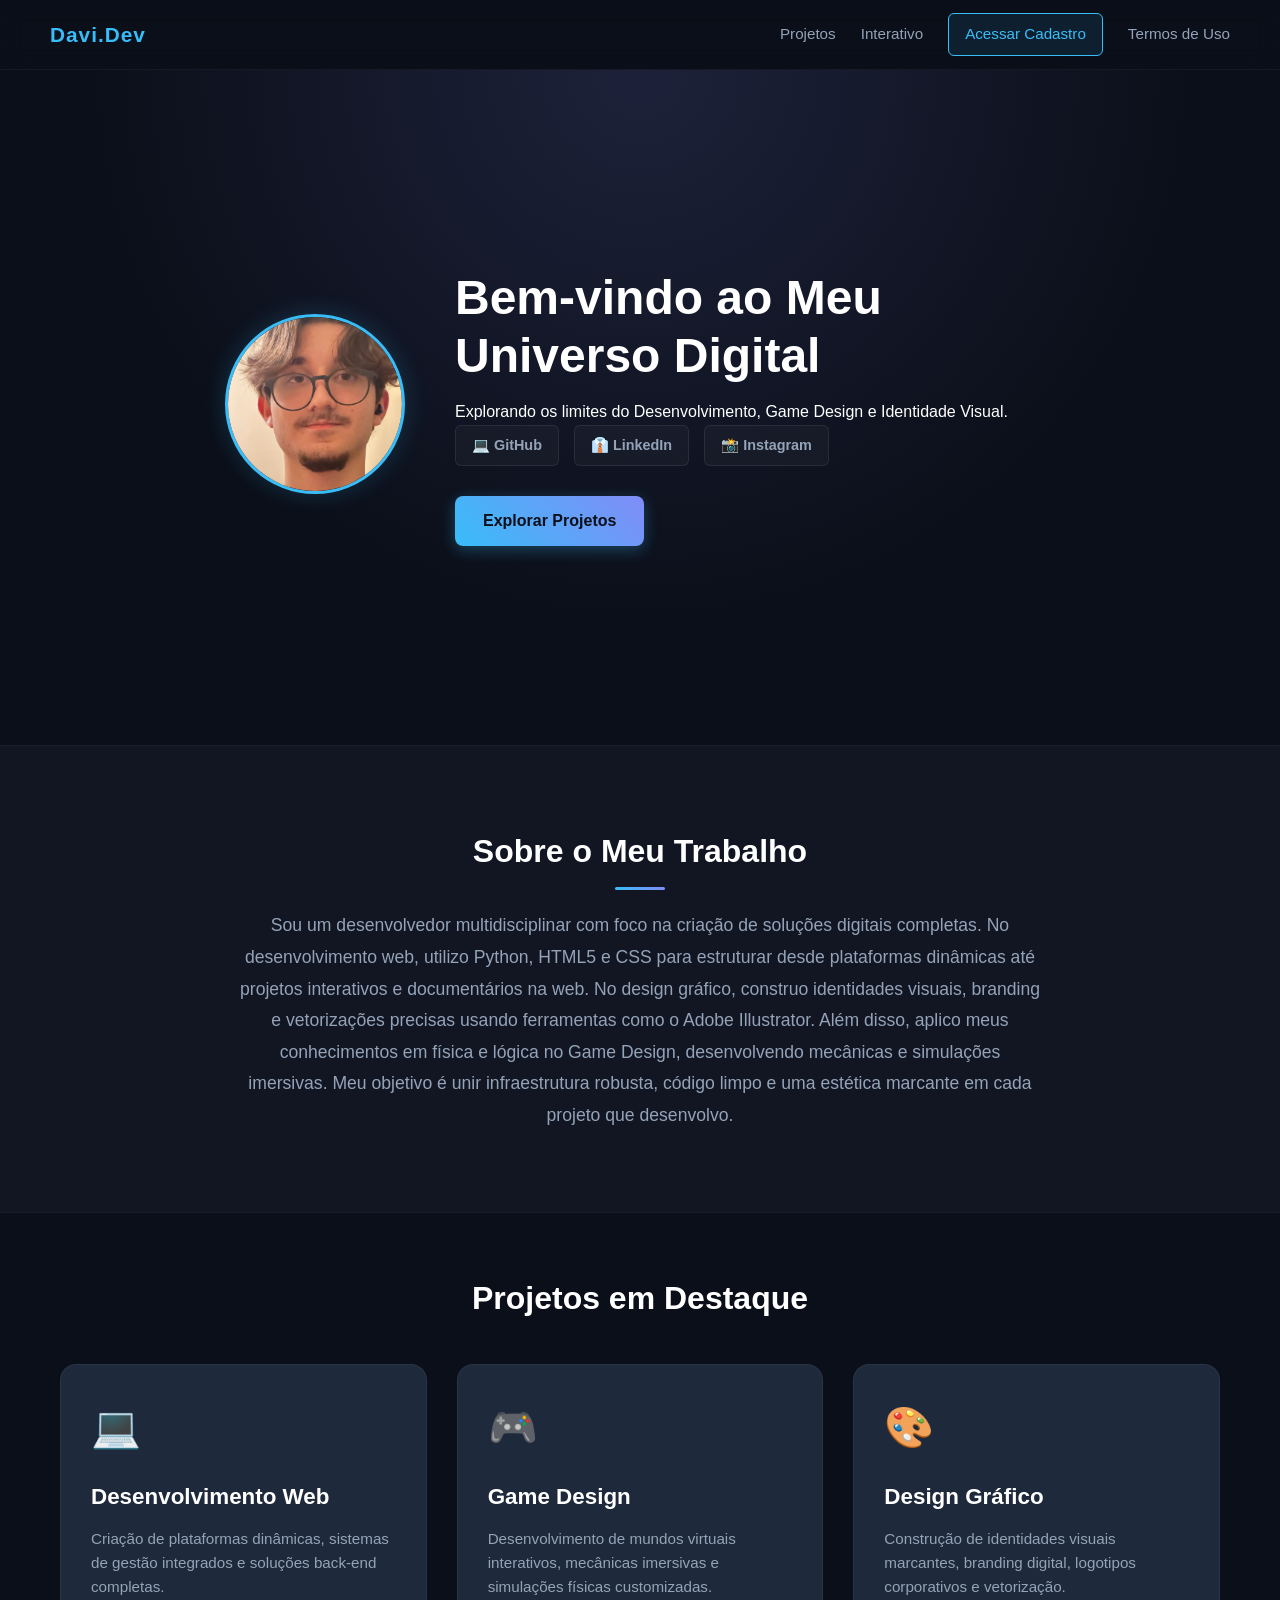
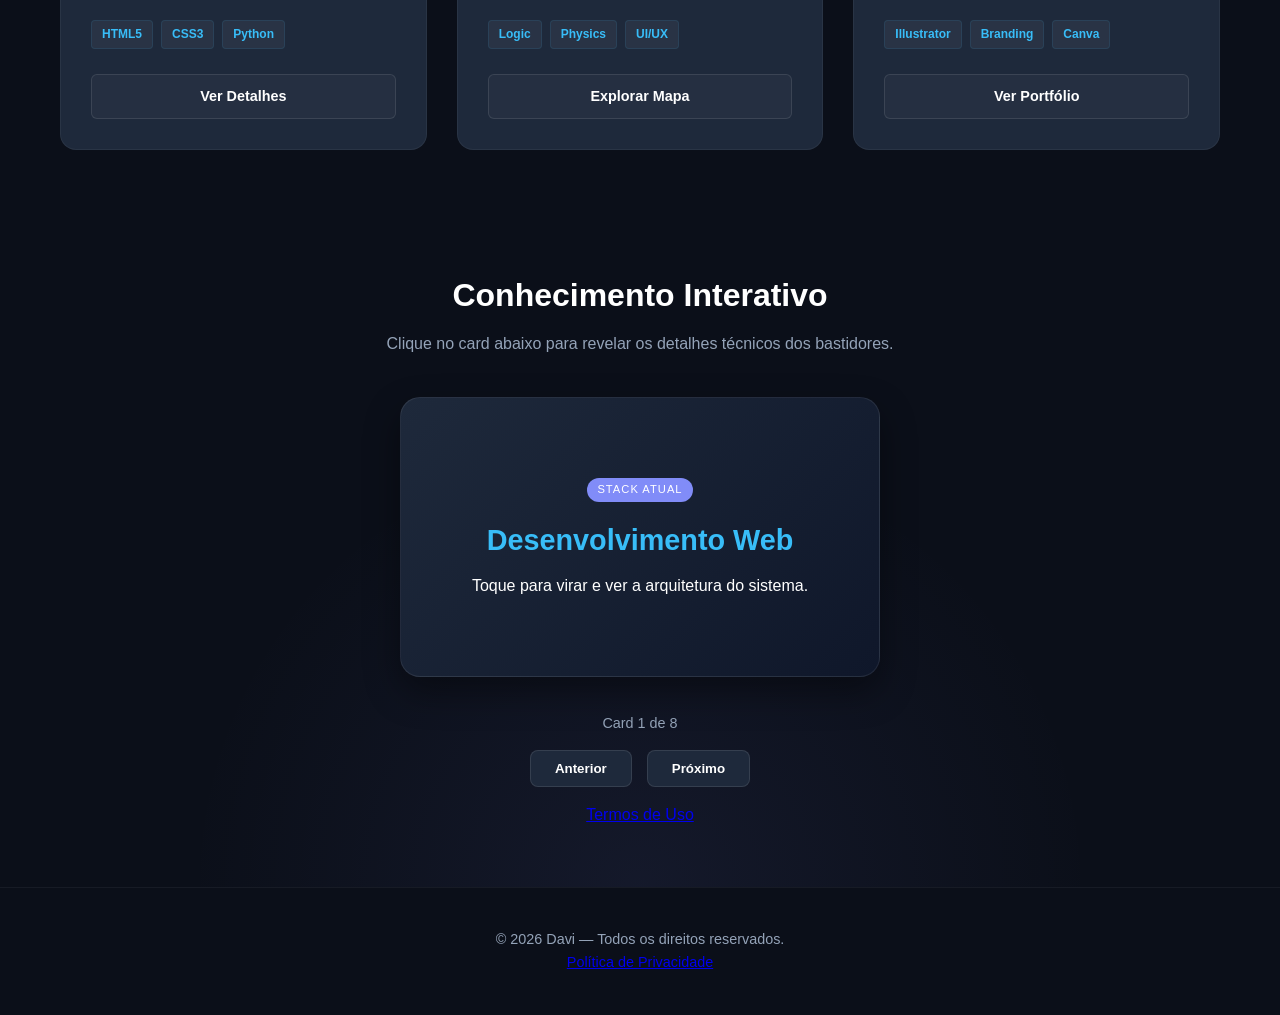
<file: index.html>
<!DOCTYPE html>
<html lang="pt-br">
<head>
    <meta charset="UTF-8">
    <meta name="viewport" content="width=device-width, initial-scale=1.0">
    <title>Meu Universo Digital</title>
    <link rel="stylesheet" href="porti.css">
</head>
<body>

    <nav class="navbar">
        <div class="nav-logo">Davi.Dev</div>
        <div class="nav-links">
            <a href="#projetos">Projetos</a>
            <a href="#flashcards">Interativo</a>
            <a href="cadastro.html" class="nav-btn-cadastro">Acessar Cadastro</a>
            <a href="#termosuso">Termos de Uso</a>
        </div>
    </nav>

    <header class="hero-section">
        <div class="hero-container">
            
            <div class="hero-profile">
                <img src="Fotoporti.jpg" alt="Foto de Perfil do Davi" class="profile-img">
            </div>

            <div class="hero-content">
                <h1>Bem-vindo ao Meu <span class="gradient-text">Universo Digital</span></h1>
                <p>Explorando os limites do Desenvolvimento, Game Design e Identidade Visual.</p>
                
                <div class="social-links">
                    <a href="https://github.com/DaviNetto/Cadastro" target="_blank" class="social-icon" title="GitHub">💻 GitHub</a>

                    <a href="https://br.linkedin.com/" target="_blank" class="social-icon" title="LinkedIn">👔 LinkedIn</a>

                    <a href="https://www.instagram.com/davinetto082/" target="_blank" class="social-icon" title="Instagram">📸 Instagram</a>
                </div>

                <a href="#projetos" class="btn-portfolio">Explorar Projetos</a>
            </div>

        </div>
    </header>

    <section class="about-section">
        <div class="about-container">
            <h2 class="about-title">Sobre o Meu Trabalho</h2>
            <p class="about-text">
                Sou um desenvolvedor multidisciplinar com foco na criação de soluções digitais completas. No desenvolvimento web, utilizo Python, HTML5 e CSS para estruturar desde plataformas dinâmicas até projetos interativos e documentários na web. No design gráfico, construo identidades visuais, branding e vetorizações precisas usando ferramentas como o Adobe Illustrator. Além disso, aplico meus conhecimentos em física e lógica no Game Design, desenvolvendo mecânicas e simulações imersivas. Meu objetivo é unir infraestrutura robusta, código limpo e uma estética marcante em cada projeto que desenvolvo.
            </p>
        </div>
    </section>

    <main id="projetos" class="main-container">
        <h2 class="section-title">Projetos em Destaque</h2>
        
        <div class="projects-grid">
            <div class="project-card">
                <div class="card-icon">💻</div>
                <h3>Desenvolvimento Web</h3>
                <p>Criação de plataformas dinâmicas, sistemas de gestão integrados e soluções back-end completas.</p>
                <div class="tech-tags">
                    <span>HTML5</span>
                    <span>CSS3</span>
                    <span>Python</span>
                </div>
                <a href="#" class="btn-card">Ver Detalhes</a>
            </div>

            <div class="project-card">
                <div class="card-icon">🎮</div>
                <h3>Game Design</h3>
                <p>Desenvolvimento de mundos virtuais interativos, mecânicas imersivas e simulações físicas customizadas.</p>
                <div class="tech-tags">
                    <span>Logic</span>
                    <span>Physics</span>
                    <span>UI/UX</span>
                </div>
                <a href="#" class="btn-card">Explorar Mapa</a>
            </div>

            <div class="project-card">
                <div class="card-icon">🎨</div>
                <h3>Design Gráfico</h3>
                <p>Construção de identidades visuais marcantes, branding digital, logotipos corporativos e vetorização.</p>
                <div class="tech-tags">
                    <span>Illustrator</span>
                    <span>Branding</span>
                    <span>Canva</span>
                </div>
                <a href="#" class="btn-card">Ver Portfólio</a>
            </div>
        </div>
    </main>

    <section id="flashcards" class="flashcard-section">
        <h2 class="section-title">Conhecimento Interativo</h2>
        <p class="section-subtitle">Clique no card abaixo para revelar os detalhes técnicos dos bastidores.</p>
        
        <div class="flashcard-container" onclick="this.querySelector('.card-flip').classList.toggle('flipped')">
            <div class="card-flip">
                <div class="card-face card-front">
                    <div class="face-content">
                        <span class="badge">Stack Atual</span>
                        <h2>Desenvolvimento Web</h2>
                        <p>Toque para virar e ver a arquitetura do sistema.</p>
                    </div>
                </div>
                <div class="card-face card-back">
                    <div class="face-content">
                        <h2>Arquitetura do Projeto</h2>
                        <p>Plataformas robustas integrando interfaces semânticas modernas no front-end com estruturas ágeis de bancos de dados e lógica estruturada no back-end.</p>
                    </div>
                </div>
            </div>
        </div>

        <div class="interactive-controls">
            <div class="progress-indicator">Card 1 de 8</div>
            <div class="btn-group">
                <button class="btn-nav" onclick="event.stopPropagation(); prevCard()">Anterior</button>
                <button class="btn-nav" onclick="event.stopPropagation(); nextCard()">Próximo</button>
            </div>
            <a href="#termosuso">Termos de Uso</a>
        </div>
    </section>
    <footer class="main-footer">
        <p>&copy; 2026 Davi — Todos os direitos reservados.</p>
        <div class="footer-links">
            <a href="#privacidade" class="nav-btn-privacidade">Política de Privacidade</a>
        </div>
    </footer>

</body>
</html>
</file>
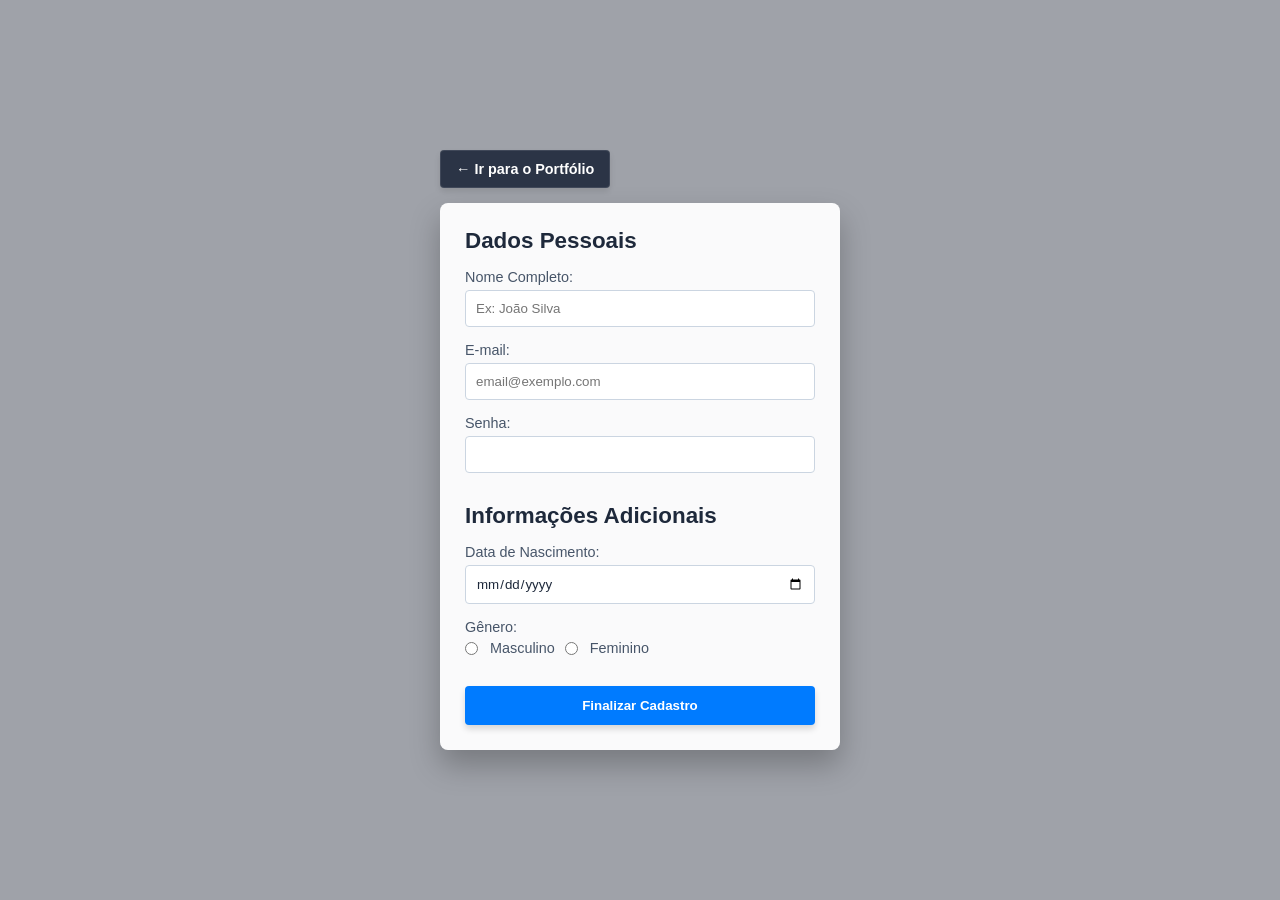
<file: cadastro.html>
<!DOCTYPE html>
<html lang="pt-br">
<head>
    <meta charset="UTF-8">
    <meta name="viewport" content="width=device-width, initial-scale=1.0">
    <title>Cadastro - Site do Davi</title>
    <link rel="stylesheet" href="cadastro.css">
</head>
<body>

    <main class="cadastro-container">
        <div class="navegacao-container">
            <a href="index.html" class="btn-portfolio">← Ir para o Portfólio</a>
        </div>

        <form id="formCadastro">
            <fieldset>
                <legend>Dados Pessoais</legend>
               
                <div>
                    <label for="nome">Nome Completo:</label>
                    <input type="text" id="nome" name="nome" placeholder="Ex: João Silva" required>
                </div>

                <div>
                    <label for="email">E-mail:</label>
                    <input type="email" id="email" name="email" placeholder="email@exemplo.com" required>
                </div>

                <div>
                    <label for="senha">Senha:</label>
                    <input type="password" id="senha" name="senha" required>
                </div>
            </fieldset>

            <fieldset>
                <legend>Informações Adicionais</legend>

                <div>
                    <label for="nascimento">Data de Nascimento:</label>
                    <input type="date" id="nascimento" name="nascimento">
                </div>

                <div class="genero-container">
                    <label class="label-titulo">Gênero:</label>
                    <div class="radio-group">
                        <input type="radio" id="masc" name="genero" value="M">
                        <label for="masc">Masculino</label>
                        
                        <input type="radio" id="fem" name="genero" value="F">
                        <label for="fem">Feminino</label>
                    </div>
                </div>
            </fieldset>

            <button type="submit">Finalizar Cadastro</button>
        </form>
    </main>

    <script>
        document.getElementById('formCadastro').addEventListener('submit', function(event) {
            event.preventDefault(); 
            alert('Cadastro realizado com sucesso! Redirecionando para o portfólio...');
            window.location.href = "index.html"; 
        });
    </script>
</body>
</html>
</file>
<file: porti.css>
/* tabela de cores dos meu portifolio*/
:root {
    --bg-main: #0b0f19;         
    --bg-surface: #1e293b;      
    --bg-surface-hover: #243249;
    --primary: #38bdf8;        
    --secondary: #818cf8;      
    --text-main: #ffffff;
    --text-muted: #94a3b8;      
    --nav-height: 70px;
}

* {
    margin: 0;
    padding: 0;
    box-sizing: border-box;
    font-family: 'Segoe UI', Tahoma, Geneva, Verdana, sans-serif;
    scroll-behavior: smooth; 
}

body {
    background-color: var(--bg-main);
    color: var(--text-main);
    line-height: 1.6;
    padding-top: var(--nav-height); 
}


.navbar {
    position: fixed;
    top: 0;
    left: 0;
    width: 100%;
    height: var(--nav-height);
    background-color: rgba(11, 15, 25, 0.8);
    backdrop-filter: blur(12px); 
    border-bottom: 1px solid rgba(255, 255, 255, 0.05);
    display: flex;
    justify-content: space-between;
    align-items: center;
    padding: 0 50px;
    z-index: 1000;
}

.nav-logo {
    font-size: 1.3rem;
    font-weight: bold;
    color: var(--primary);
    letter-spacing: 1px;
}

.nav-links {
    display: flex;
    align-items: center;
    gap: 25px;
}

.nav-links a {
    color: var(--text-muted);
    text-decoration: none;
    font-weight: 500;
    font-size: 0.95rem;
    transition: color 0.3s;
}

.nav-links a:hover {
    color: var(--primary);
}

.nav-links .nav-btn-cadastro {
    background-color: rgba(56, 189, 248, 0.1);
    color: var(--primary);
    padding: 8px 16px;
    border: 1px solid var(--primary);
    border-radius: 6px;
    transition: all 0.3s;
}

.nav-links .nav-btn-cadastro:hover {
    background-color: var(--primary);
    color: var(--bg-main);
    box-shadow: 0 0 15px rgba(56, 189, 248, 0.4);
}

.hero-section {
    min-height: 75vh; 
    display: flex;
    justify-content: center;
    align-items: center;
    padding: 60px 20px;
    background: radial-gradient(circle at top, rgba(129, 140, 248, 0.15) 0%, transparent 60%);
}

.hero-container {
    display: flex;
    align-items: center;
    justify-content: center;
    gap: 50px;
    max-width: 1000px;
    width: 100%;
    text-align: left; 
}


.hero-profile {
    flex-shrink: 0;
}

.profile-img {
    width: 180px;
    height: 180px;
    border-radius: 50%;
    object-fit: cover;
    border: 3px solid var(--primary); 
    box-shadow: 0 0 25px rgba(56, 189, 248, 0.2);
}

.hero-content {
    max-width: 600px;
}

.hero-content h1 {
    font-size: 3rem;
    margin-bottom: 15px;
    font-weight: 800;
    line-height: 1.2;
}


.social-links {
    display: flex;
    gap: 15px;
    margin-bottom: 30px;
    flex-wrap: wrap;
}

.social-icon {
    display: inline-block;
    padding: 8px 16px;
    background-color: rgba(255, 255, 255, 0.03);
    color: var(--text-muted);
    text-decoration: none;
    font-size: 0.9rem;
    font-weight: 600;
    border-radius: 6px;
    border: 1px solid rgba(255, 255, 255, 0.08);
    transition: all 0.3s ease;
}

.social-icon:hover {
    color: var(--primary);
    border-color: var(--primary);
    background-color: rgba(56, 189, 248, 0.05);
    transform: translateY(-2px);
}

.btn-portfolio {
    display: inline-block;
    padding: 12px 28px;
    background: linear-gradient(45deg, var(--primary), var(--secondary));
    color: var(--bg-main);
    text-decoration: none;
    font-weight: bold;
    border-radius: 8px;
    box-shadow: 0 4px 15px rgba(56, 189, 248, 0.3);
    transition: transform 0.2s, box-shadow 0.2s;
}

.btn-primary:hover {
    transform: translateY(-2px);
    box-shadow: 0 6px 20px rgba(56, 189, 248, 0.5);
}

.main-container, .flashcard-section {
    max-width: 1200px;
    margin: 0 auto;
    padding: 60px 20px;
}

.section-title {
    font-size: 2rem;
    text-align: center;
    margin-bottom: 40px;
    position: relative;
}

.projects-grid {
    display: grid;
    grid-template-columns: repeat(auto-fit, minmax(300px, 1fr));
    gap: 30px;
}

.project-card {
    background-color: var(--bg-surface);
    border: 1px solid rgba(255, 255, 255, 0.05);
    border-radius: 16px;
    padding: 30px;
    text-align: left;
    transition: all 0.3s cubic-bezier(0.4, 0, 0.2, 1);
    display: flex;
    flex-direction: column;
}

.project-card:hover {
    transform: translateY(-8px);
    background-color: var(--bg-surface-hover);
    border-color: rgba(56, 189, 248, 0.3);
    box-shadow: 0 10px 30px rgba(0, 0, 0, 0.3);
}

.card-icon {
    font-size: 2.5rem;
    margin-bottom: 20px;
}

.project-card h3 {
    font-size: 1.4rem;
    margin-bottom: 12px;
}

.project-card p {
    color: var(--text-muted);
    font-size: 0.95rem;
    margin-bottom: 20px;
    flex-grow: 1; 
}

.tech-tags {
    display: flex;
    gap: 8px;
    margin-bottom: 25px;
    flex-wrap: wrap;
}

.tech-tags span {
    font-size: 0.75rem;
    font-weight: 600;
    background-color: rgba(255, 255, 255, 0.05);
    color: var(--primary);
    padding: 4px 10px;
    border-radius: 4px;
    border: 1px solid rgba(56, 189, 248, 0.1);
}

.btn-card {
    display: block;
    text-align: center;
    padding: 10px;
    background-color: rgba(255, 255, 255, 0.03);
    color: white;
    text-decoration: none;
    font-weight: 600;
    font-size: 0.9rem;
    border-radius: 6px;
    border: 1px solid rgba(255, 255, 255, 0.1);
    transition: all 0.3s;
}

.project-card:hover .btn-card {
    background-color: var(--primary);
    color: var(--bg-main);
    border-color: var(--primary);
}

.flashcard-section {
    display: flex;
    flex-direction: column;
    align-items: center;
    background: radial-gradient(circle at bottom, rgba(129, 140, 248, 0.08) 0%, transparent 50%);
}

.section-subtitle {
    color: var(--text-muted);
    margin-top: -30px;
    margin-bottom: 40px;
    text-align: center;
}

.flashcard-container {
    perspective: 1200px;
    width: 100%;
    max-width: 480px;
    height: 280px;
    cursor: pointer;
}

.card-flip {
    width: 100%;
    height: 100%;
    position: relative;
    transform-style: preserve-3d;
    transition: transform 0.7s cubic-bezier(0.4, 0, 0.2, 1);
}

.card-flip.flipped {
    transform: rotateY(180deg);
}

.card-face {
    position: absolute;
    width: 100%;
    height: 100%;
    backface-visibility: hidden;
    border-radius: 20px;
    padding: 40px;
    display: flex;
    align-items: center;
    justify-content: center;
    box-shadow: 0 15px 35px rgba(0,0,0,0.4);
    border: 1px solid rgba(255, 255, 255, 0.08);
}

.face-content {
    text-align: center;
}

.card-front {
    background: linear-gradient(135deg, #1e293b, #0f172a);
    color: white;
}

.card-front h2 {
    font-size: 1.8rem;
    margin-bottom: 10px;
    color: var(--primary);
}

.badge {
    display: inline-block;
    font-size: 0.7rem;
    text-transform: uppercase;
    letter-spacing: 1px;
    background-color: var(--secondary);
    padding: 3px 10px;
    border-radius: 20px;
    margin-bottom: 15px;
}

.card-back {
    background: linear-gradient(135deg, var(--bg-surface), #111827);
    color: #e2e8f0;
    transform: rotateY(180deg);
}

.card-back h2 {
    font-size: 1.5rem;
    margin-bottom: 12px;
    color: var(--secondary);
}

.interactive-controls {
    margin-top: 35px;
    display: flex;
    flex-direction: column;
    align-items: center;
    gap: 15px;
}

.progress-indicator {
    color: var(--text-muted);
    font-size: 0.9rem;
    font-weight: 500;
}

.btn-group {
    display: flex;
    gap: 15px;
}

.btn-nav {
    padding: 10px 24px;
    background-color: var(--bg-surface);
    color: white;
    border: 1px solid rgba(255, 255, 255, 0.1);
    border-radius: 8px;
    cursor: pointer;
    font-weight: 600;
    transition: all 0.3s;
}

.btn-nav:hover {
    background-color: var(--bg-surface-hover);
    border-color: var(--primary);
    color: var(--primary);
}

.main-footer {
    text-align: center;
    padding: 40px;
    border-top: 1px solid rgba(255, 255, 255, 0.05);
    color: var(--text-muted);
    font-size: 0.9rem;
}

.about-section {
    background-color: rgba(30, 41, 59, 0.3);
    border-top: 1px solid rgba(255, 255, 255, 0.03);
    border-bottom: 1px solid rgba(255, 255, 255, 0.03);
    padding: 80px 20px;
    width: 100%;
}

.about-container {
    max-width: 800px; 
    margin: 0 auto;
    text-align: center;
}

.about-title {
    font-size: 2rem;
    font-weight: 700;
    margin-bottom: 20px;
    color: var(--text-main);
    position: relative;
}

.about-title::after {
    content: "";
    display: block;
    width: 50px;
    height: 3px;
    background: linear-gradient(45deg, var(--primary), var(--secondary));
    margin: 10px auto 0 auto;
    border-radius: 2px;
}

.about-text {
    font-size: 1.1rem;
    line-height: 1.8;
    color: var(--text-muted);
    font-weight: 400;
}

@media (max-width: 768px) {
    .about-section {
        padding: 60px 20px;
    }
    .about-text {
        font-size: 1rem;
    }
}
</file>
<file: cadastro.css>
* {
    margin: 0;
    padding: 0;
    box-sizing: border-box; 
    font-family: 'Segoe UI', Tahoma, Geneva, Verdana, sans-serif;
}

body {
    display: flex;                  
    justify-content: center;
    align-items: center;
    min-height: 100vh; 
    margin: 0;
    padding: 20px;
    position: relative; 
}
.cadastro-container {
    width: 100%;
    max-width: 400px;
    position: relative;
    z-index: 1; 
}

body::before {
    content: "";
    position: fixed;
    top: 0;
    left: 0;
    width: 100%;
    height: 100%;
    background-image: url('https://m.media-amazon.com/images/I/61ncc1r39mL._AC_SX425_.jpg');
    background-size: cover;
    background-position: center;
    background-repeat: no-repeat;
    filter: blur(8px); 
    transform: scale(1.1); 
    z-index: -1; 
}


body::after {
    content: "";
    position: fixed;
    top: 0;
    left: 0;
    width: 100%;
    height: 100%;
    background-color: rgba(15, 23, 42, 0.4);  
    z-index: -1;
}

.cadastro-container {
    width: 100%;
    max-width: 400px;
    position: relative;
    z-index: 1;
}

.navegacao-container {
    margin-bottom: 15px;
    text-align: left;
}

.btn-portfolio {
    display: inline-block;
    padding: 10px 15px;
    background-color: rgba(30, 41, 59, 0.9); 
    color: white;
    text-decoration: none; 
    border-radius: 4px;
    font-size: 0.9rem;
    font-weight: bold;
    transition: background 0.3s, transform 0.2s;
    box-shadow: 0 4px 6px rgba(0, 0, 0, 0.1);
    border: 1px solid rgba(255, 255, 255, 0.1);
}

.btn-portfolio:hover {
    background-color: #38bdf8;
    color: #0f172a;
    transform: translateY(-1px);
}

form {
    background-color: rgba(255, 255, 255, 0.95); 
    padding: 25px;
    border-radius: 8px;
    box-shadow: 0px 15px 30px rgba(0, 0, 0, 0.25); 
    width: 100%;
}

fieldset {
    border: none; 
    margin-bottom: 15px;
}

legend {
    font-weight: bold;
    font-size: 1.4rem;
    margin-bottom: 15px;
    color: #1e293b;
}

div {
    margin-bottom: 15px;
}

label {
    display: block; 
    margin-bottom: 5px;
    font-size: 0.9rem;
    color: #475569;
}

.radio-group {
    display: flex;
    gap: 10px;
    align-items: center;
    margin-top: 5px;
}

.radio-group input {
    margin-right: 2px;
}

.radio-group label {
    display: inline;
    margin-bottom: 0;
}

input[type="text"],
input[type="email"],
input[type="password"],
input[type="date"] {
    width: 100%;
    padding: 10px;
    border: 1px solid #cbd5e1;
    border-radius: 4px;
    outline: none; 
    color: #1e293b;
    transition: border-color 0.3s, box-shadow 0.3s;
}

input:focus {
    border-color: #007bff;
    box-shadow: 0 0 5px rgba(0, 123, 255, 0.2);
}

button {
    width: 100%;
    padding: 12px;
    background-color: #007bff;
    color: white;
    border: none;
    border-radius: 4px;
    cursor: pointer;
    font-weight: bold;
    transition: background 0.3s; 
    box-shadow: 0 4px 6px rgba(0, 0, 0, 0.15);
}

button:hover {
    background-color: #0056b3;
}
</file>
